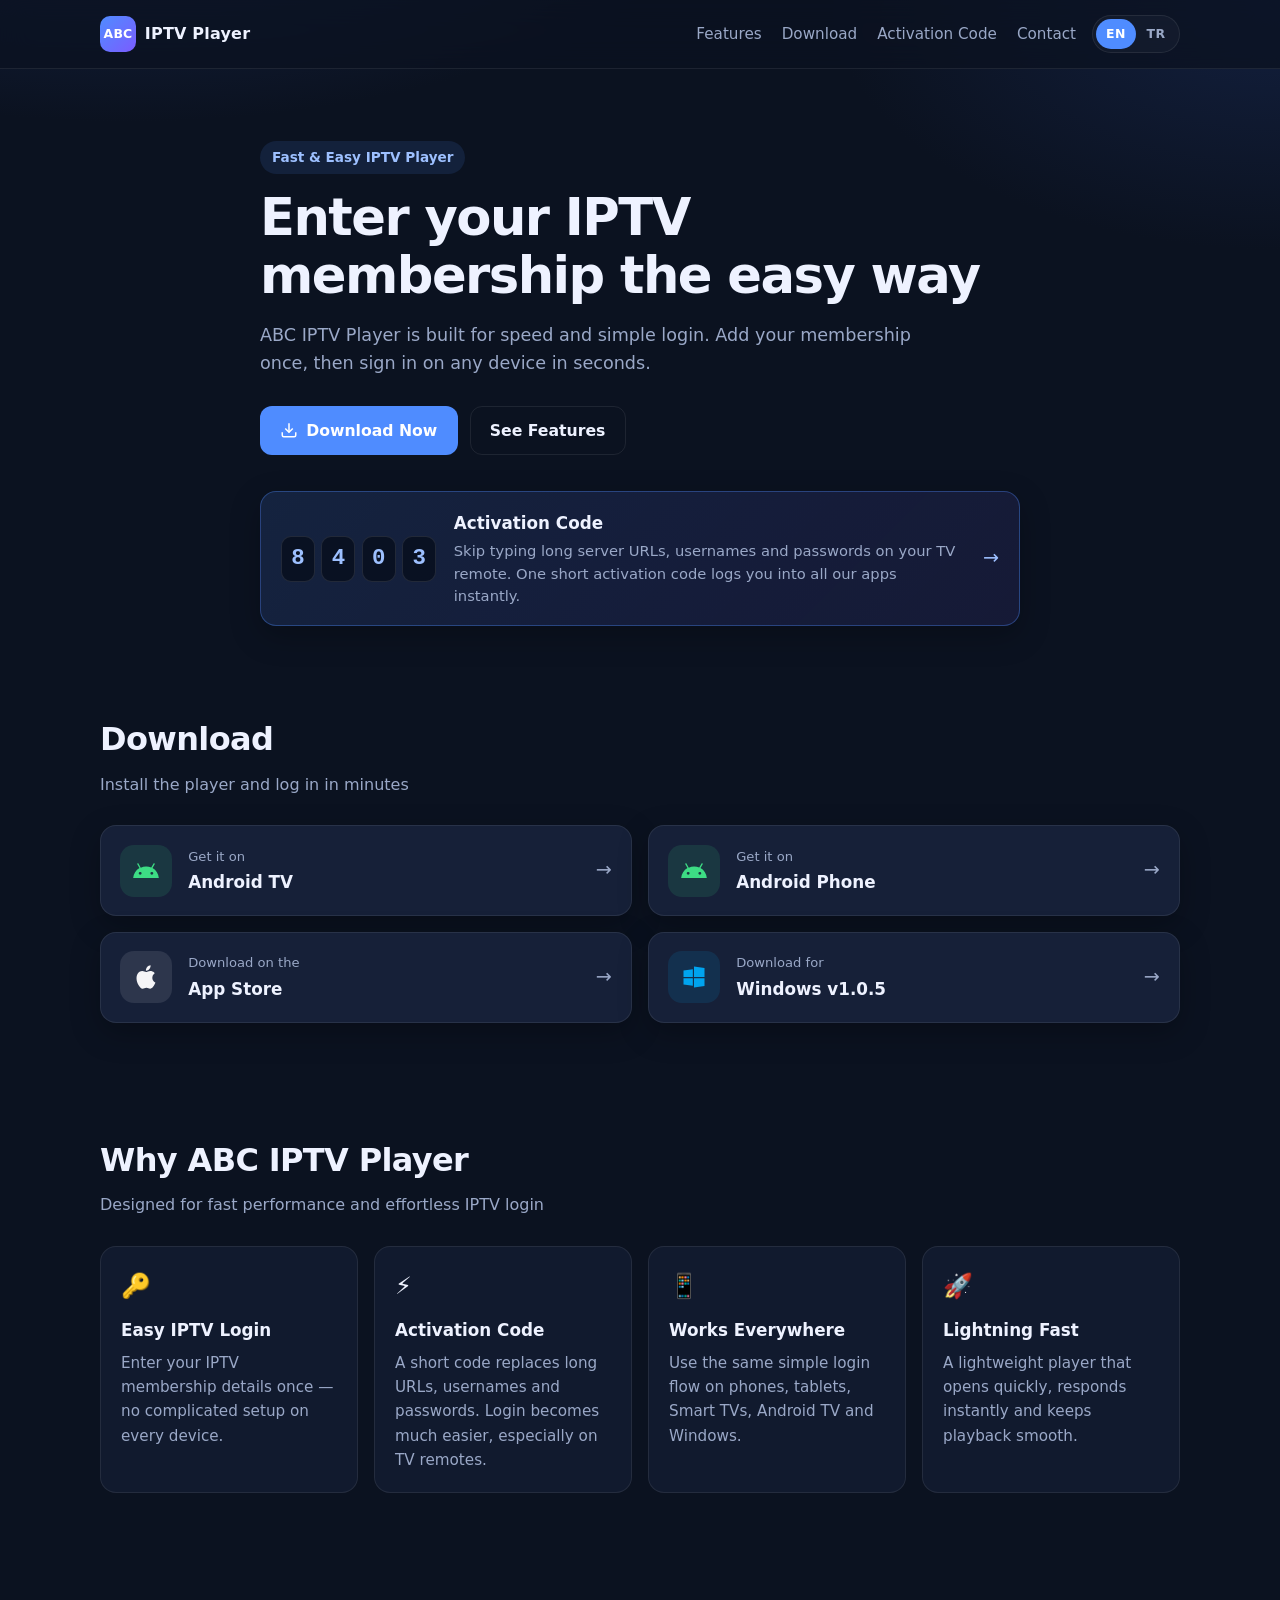
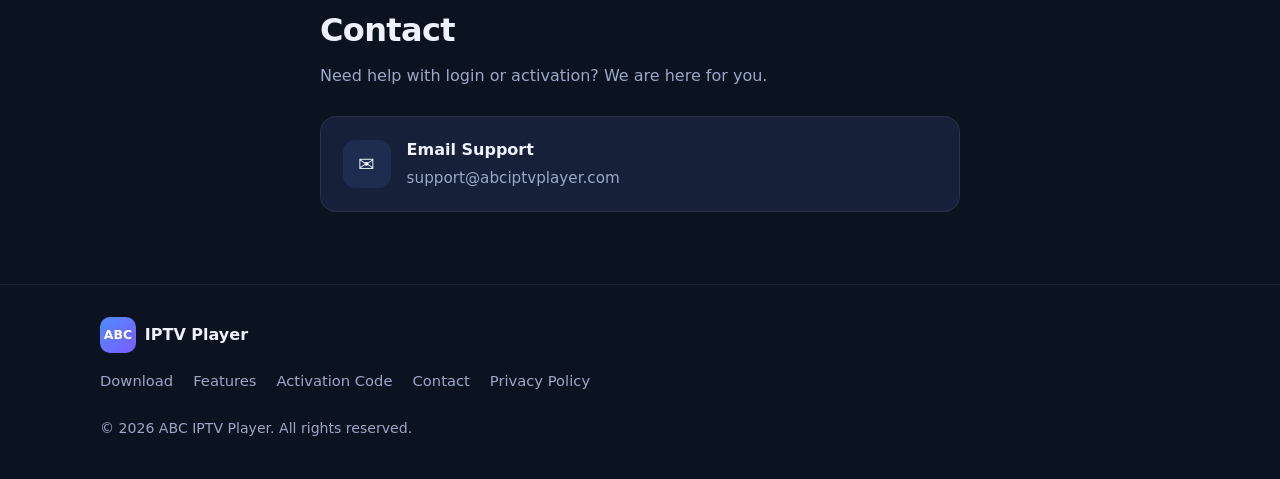
<file: index.html>
<!DOCTYPE html>
<html lang="en">
<head>
  <!-- Google tag (gtag.js) -->
  <script async src="https://www.googletagmanager.com/gtag/js?id=G-W8WL1511GT"></script>
  <script>
    window.dataLayer = window.dataLayer || [];
    function gtag(){dataLayer.push(arguments);}
    gtag('js', new Date());
    gtag('config', 'G-W8WL1511GT');
  </script>

  <meta charset="UTF-8">
  <meta name="viewport" content="width=device-width, initial-scale=1.0">
  <title>ABC IPTV Player - Easy IPTV Login</title>
  <meta name="description" content="ABC IPTV Player makes IPTV membership login simple and fast. Use an activation code — no long URL, username or password typing on your TV.">
  <meta name="keywords" content="ABC IPTV Player, IPTV player, IPTV login, activation code, Android IPTV, iOS IPTV, Windows IPTV">
  <meta name="robots" content="index, follow">
  <meta name="author" content="ABC IPTV Player">
  <link rel="canonical" href="https://abciptvplayer.com/">
  <link rel="alternate" hreflang="en" href="https://abciptvplayer.com/">
  <link rel="alternate" hreflang="tr" href="https://abciptvplayer.com/">
  <link rel="alternate" hreflang="x-default" href="https://abciptvplayer.com/">

  <!-- Open Graph -->
  <meta property="og:type" content="website">
  <meta property="og:url" content="https://abciptvplayer.com/">
  <meta property="og:title" content="ABC IPTV Player - Easy IPTV Login">
  <meta property="og:description" content="Log into your IPTV membership fast and easily. Activation codes remove long URL, username and password typing.">
  <meta property="og:site_name" content="ABC IPTV Player">
  <meta property="og:locale" content="en_US">
  <meta property="og:locale:alternate" content="tr_TR">

  <!-- Twitter -->
  <meta name="twitter:card" content="summary_large_image">
  <meta name="twitter:title" content="ABC IPTV Player - Easy IPTV Login">
  <meta name="twitter:description" content="A fast IPTV player with activation-code login. Enter your membership the easy way.">

  <link rel="icon" href="favicon.svg" type="image/svg+xml">
  <link rel="stylesheet" href="styles.css">

  <!-- JSON-LD Structured Data -->
  <script type="application/ld+json">
  {
    "@context": "https://schema.org",
    "@type": "SoftwareApplication",
    "name": "ABC IPTV Player",
    "operatingSystem": "Android, iOS, Windows",
    "applicationCategory": "MultimediaApplication",
    "offers": {
      "@type": "Offer",
      "price": "0",
      "priceCurrency": "USD"
    },
    "description": "A fast IPTV player that makes membership login easy with activation codes.",
    "url": "https://abciptvplayer.com/",
    "publisher": {
      "@type": "Organization",
      "name": "ABC IPTV Player",
      "email": "support@abciptvplayer.com",
      "url": "https://abciptvplayer.com/"
    },
    "inLanguage": ["en", "tr"]
  }
  </script>
</head>
<body data-i18n-title="meta.title" data-i18n-desc="meta.description">
  <header class="header">
    <div class="container header-inner">
      <a href="/" class="logo" aria-label="ABC IPTV Player Home">
        <span class="logo-mark">ABC</span>
        <span class="logo-text">IPTV Player</span>
      </a>
      <div class="header-actions">
        <nav class="nav" id="nav">
          <a href="#features" data-i18n="nav.features">Features</a>
          <a href="#download" data-i18n="nav.download">Download</a>
          <a href="https://activation.abciptvplayer.com/" data-i18n="nav.activation">Activation Code</a>
          <a href="#contact" data-i18n="nav.contact">Contact</a>
        </nav>
        <div class="lang-switch" role="group" aria-label="Language">
          <button type="button" class="lang-btn is-active" data-lang="en" aria-pressed="true">EN</button>
          <button type="button" class="lang-btn" data-lang="tr" aria-pressed="false">TR</button>
        </div>
        <button class="menu-btn" id="menuBtn" data-i18n-aria="nav.menu" aria-label="Open menu" aria-expanded="false">
          <span></span><span></span><span></span>
        </button>
      </div>
    </div>
  </header>

  <main>
    <section class="hero">
      <div class="container hero-inner">
        <div class="hero-copy">
          <p class="eyebrow" data-i18n="hero.eyebrow">Fast &amp; Easy IPTV Player</p>
          <h1 data-i18n="hero.title">Enter your IPTV membership the easy way</h1>
          <p class="lead" data-i18n="hero.lead">ABC IPTV Player is built for speed and simple login. Add your membership once, then sign in on any device in seconds.</p>
          <div class="hero-actions">
            <a href="#download" class="btn btn-primary">
              <svg width="18" height="18" viewBox="0 0 24 24" fill="none" stroke="currentColor" stroke-width="2" aria-hidden="true"><path d="M21 15v4a2 2 0 0 1-2 2H5a2 2 0 0 1-2-2v-4"/><polyline points="7 10 12 15 17 10"/><line x1="12" y1="15" x2="12" y2="3"/></svg>
              <span data-i18n="hero.download">Download Now</span>
            </a>
            <a href="#features" class="btn btn-ghost" data-i18n="hero.features">See Features</a>
          </div>

          <a href="https://activation.abciptvplayer.com/" class="activation-cta" id="activationCta">
            <div class="ac-code" aria-hidden="true">
              <span class="ac-digit">0</span>
              <span class="ac-digit">0</span>
              <span class="ac-digit">0</span>
              <span class="ac-digit">0</span>
            </div>
            <div class="ac-text">
              <strong data-i18n="hero.acTitle">Activation Code</strong>
              <span data-i18n="hero.acText">Skip typing long server URLs, usernames and passwords on your TV remote. One short activation code logs you into all our apps instantly.</span>
            </div>
            <span class="ac-arrow" aria-hidden="true">→</span>
          </a>
        </div>
      </div>
    </section>

    <section id="download" class="section download">
      <div class="container">
        <div class="section-head">
          <h2 data-i18n="download.title">Download</h2>
          <p data-i18n="download.sub">Install the player and log in in minutes</p>
        </div>
        <div class="download-grid">
          <a class="dl-card" href="https://play.google.com/store/apps/details?id=com.abc_iptv_player" target="_blank" rel="noopener noreferrer">
            <div class="dl-icon android" aria-hidden="true">
              <svg viewBox="0 0 24 24" width="28" height="28" fill="currentColor"><path d="M17.6 9.48l1.84-3.18c.16-.31.08-.69-.23-.85-.31-.16-.69-.08-.85.23l-1.87 3.24A11.4 11.4 0 0 0 12 8.1c-1.55 0-3.01.39-4.49 1.02L5.64 5.68c-.16-.31-.54-.39-.85-.23-.31.16-.39.54-.23.85L6.4 9.48C3.3 11.25 1.28 14.44 1 18h22c-.28-3.56-2.3-6.75-5.4-8.52zM7 15.25a1.25 1.25 0 1 1 0-2.5 1.25 1.25 0 0 1 0 2.5zm10 0a1.25 1.25 0 1 1 0-2.5 1.25 1.25 0 0 1 0 2.5z"/></svg>
            </div>
            <div class="dl-meta">
              <span data-i18n="dl.getItOn">Get it on</span>
              <strong data-i18n="dl.androidTv">Android TV</strong>
            </div>
            <span class="dl-arrow" aria-hidden="true">→</span>
          </a>

          <a class="dl-card" href="https://play.google.com/store/apps/details?id=com.abc_iptv_player_v2" target="_blank" rel="noopener noreferrer">
            <div class="dl-icon android" aria-hidden="true">
              <svg viewBox="0 0 24 24" width="28" height="28" fill="currentColor"><path d="M17.6 9.48l1.84-3.18c.16-.31.08-.69-.23-.85-.31-.16-.69-.08-.85.23l-1.87 3.24A11.4 11.4 0 0 0 12 8.1c-1.55 0-3.01.39-4.49 1.02L5.64 5.68c-.16-.31-.54-.39-.85-.23-.31.16-.39.54-.23.85L6.4 9.48C3.3 11.25 1.28 14.44 1 18h22c-.28-3.56-2.3-6.75-5.4-8.52zM7 15.25a1.25 1.25 0 1 1 0-2.5 1.25 1.25 0 0 1 0 2.5zm10 0a1.25 1.25 0 1 1 0-2.5 1.25 1.25 0 0 1 0 2.5z"/></svg>
            </div>
            <div class="dl-meta">
              <span data-i18n="dl.getItOn">Get it on</span>
              <strong data-i18n="dl.androidPhone">Android Phone</strong>
            </div>
            <span class="dl-arrow" aria-hidden="true">→</span>
          </a>

          <a class="dl-card" href="https://apps.apple.com/us/app/abc-iptv-player/id6450634064" target="_blank" rel="noopener noreferrer">
            <div class="dl-icon apple" aria-hidden="true">
              <svg viewBox="0 0 24 24" width="28" height="28" fill="currentColor"><path d="M18.71 19.5c-.83 1.24-1.71 2.45-3.05 2.47-1.34.03-1.77-.79-3.29-.79-1.53 0-2 .77-3.27.82-1.31.05-2.3-1.32-3.14-2.53C4.25 17 2.94 12.45 4.7 9.39c.87-1.52 2.43-2.48 4.12-2.51 1.28-.02 2.5.87 3.29.87.78 0 2.26-1.07 3.81-.91.65.03 2.47.26 3.64 1.98-.09.06-2.17 1.28-2.15 3.81.03 3.02 2.65 4.03 2.68 4.04-.03.07-.42 1.44-1.38 2.83M13 3.5c.73-.83 1.94-1.46 2.94-1.5.13 1.17-.34 2.35-1.04 3.19-.69.85-1.83 1.51-2.95 1.42-.15-1.15.41-2.35 1.05-3.11z"/></svg>
            </div>
            <div class="dl-meta">
              <span data-i18n="dl.downloadOn">Download on the</span>
              <strong data-i18n="dl.appStore">App Store</strong>
            </div>
            <span class="dl-arrow" aria-hidden="true">→</span>
          </a>

          <a class="dl-card" href="https://hostergeredi.com/abcinstaller105.exe" download>
            <div class="dl-icon windows" aria-hidden="true">
              <svg viewBox="0 0 24 24" width="28" height="28" fill="currentColor"><path d="M3 12V6.5l8-1.1V12H3zm9 0h9V4.2L12 3v9zm-9 1h8v6.6l-8-1.1V13zm9 0h9v6.8L12 21v-8z"/></svg>
            </div>
            <div class="dl-meta">
              <span data-i18n="dl.downloadFor">Download for</span>
              <strong data-i18n="dl.windows">Windows v1.0.5</strong>
            </div>
            <span class="dl-arrow" aria-hidden="true">→</span>
          </a>
        </div>
      </div>
    </section>

    <section id="features" class="section features">
      <div class="container">
        <div class="section-head">
          <h2 data-i18n="features.title">Why ABC IPTV Player</h2>
          <p data-i18n="features.sub">Designed for fast performance and effortless IPTV login</p>
        </div>
        <div class="feature-grid">
          <article class="feature-card">
            <div class="feature-icon" aria-hidden="true">🔑</div>
            <h3 data-i18n="feat.live">Easy IPTV Login</h3>
            <p data-i18n="feat.liveText">Enter your IPTV membership details once — no complicated setup on every device.</p>
          </article>
          <article class="feature-card">
            <div class="feature-icon" aria-hidden="true">⚡</div>
            <h3 data-i18n="feat.movies">Activation Code</h3>
            <p data-i18n="feat.moviesText">A short code replaces long URLs, usernames and passwords. Login becomes much easier, especially on TV remotes.</p>
          </article>
          <article class="feature-card">
            <div class="feature-icon" aria-hidden="true">📱</div>
            <h3 data-i18n="feat.multi">Works Everywhere</h3>
            <p data-i18n="feat.multiText">Use the same simple login flow on phones, tablets, Smart TVs, Android TV and Windows.</p>
          </article>
          <article class="feature-card">
            <div class="feature-icon" aria-hidden="true">🚀</div>
            <h3 data-i18n="feat.fast">Lightning Fast</h3>
            <p data-i18n="feat.fastText">A lightweight player that opens quickly, responds instantly and keeps playback smooth.</p>
          </article>
        </div>
      </div>
    </section>

    <section id="contact" class="section contact">
      <div class="container contact-inner">
        <div class="section-head">
          <h2 data-i18n="contact.title">Contact</h2>
          <p data-i18n="contact.sub">Need help with login or activation? We are here for you.</p>
        </div>
        <a class="contact-card" href="mailto:support@abciptvplayer.com">
          <div class="contact-icon" aria-hidden="true">✉️</div>
          <div>
            <strong data-i18n="contact.email">Email Support</strong>
            <span>support@abciptvplayer.com</span>
          </div>
        </a>
      </div>
    </section>
  </main>

  <footer class="footer">
    <div class="container footer-inner">
      <div class="footer-brand">
        <span class="logo-mark">ABC</span>
        <span>IPTV Player</span>
      </div>
      <nav class="footer-nav">
        <a href="#download" data-i18n="nav.download">Download</a>
        <a href="#features" data-i18n="nav.features">Features</a>
        <a href="https://activation.abciptvplayer.com/" data-i18n="nav.activation">Activation Code</a>
        <a href="#contact" data-i18n="nav.contact">Contact</a>
        <a href="privacy.html" data-i18n="nav.privacy">Privacy Policy</a>
      </nav>
      <p class="copyright" data-i18n="footer.copy">&copy; 2026 ABC IPTV Player. All rights reserved.</p>
    </div>
  </footer>

  <script src="i18n.js"></script>
  <script src="script.js"></script>

  <!--Start of Tawk.to Script-->
  <script type="text/javascript">
  var Tawk_API=Tawk_API||{}, Tawk_LoadStart=new Date();
  (function(){
  var s1=document.createElement("script"),s0=document.getElementsByTagName("script")[0];
  s1.async=true;
  s1.src='https://embed.tawk.to/69734c2483e558197e0ea30a/1jfl62saf';
  s1.charset='UTF-8';
  s1.setAttribute('crossorigin','*');
  s0.parentNode.insertBefore(s1,s0);
  })();
  </script>
  <!--End of Tawk.to Script-->
</body>
</html>
</file>
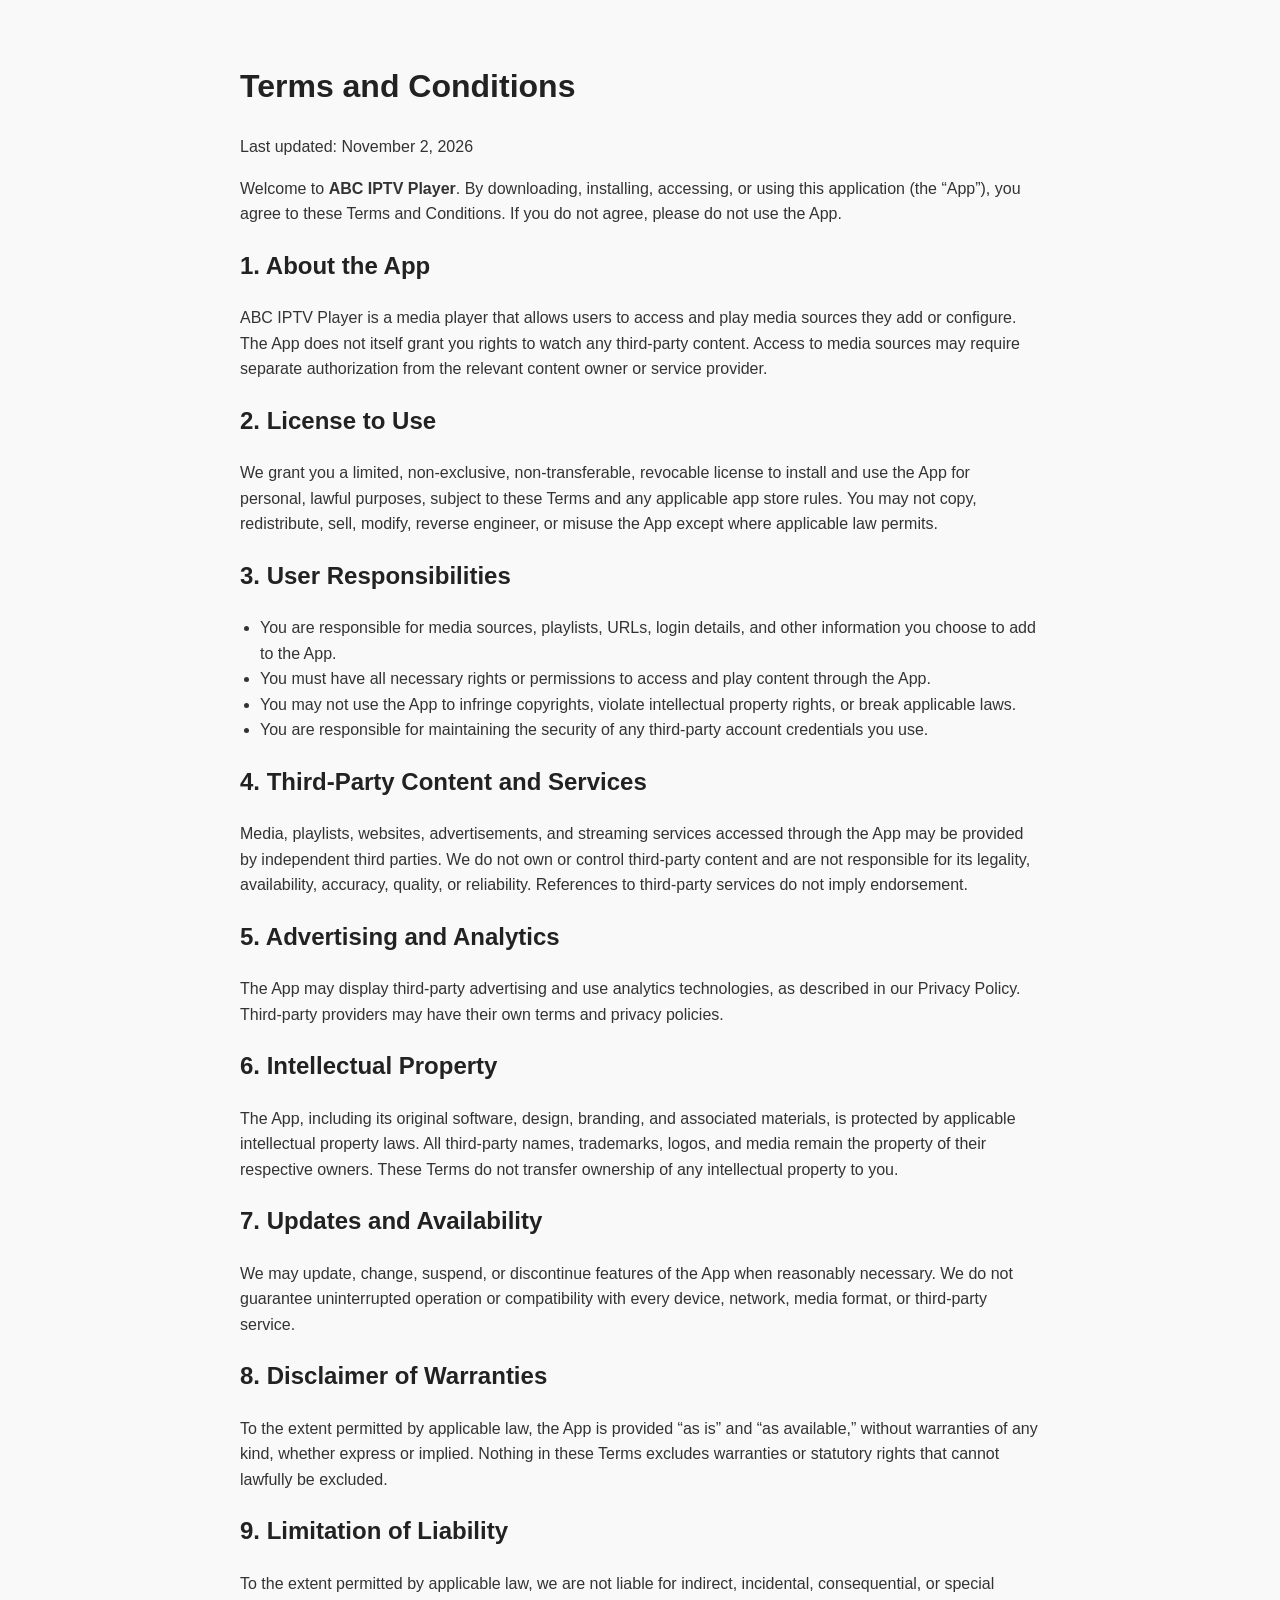
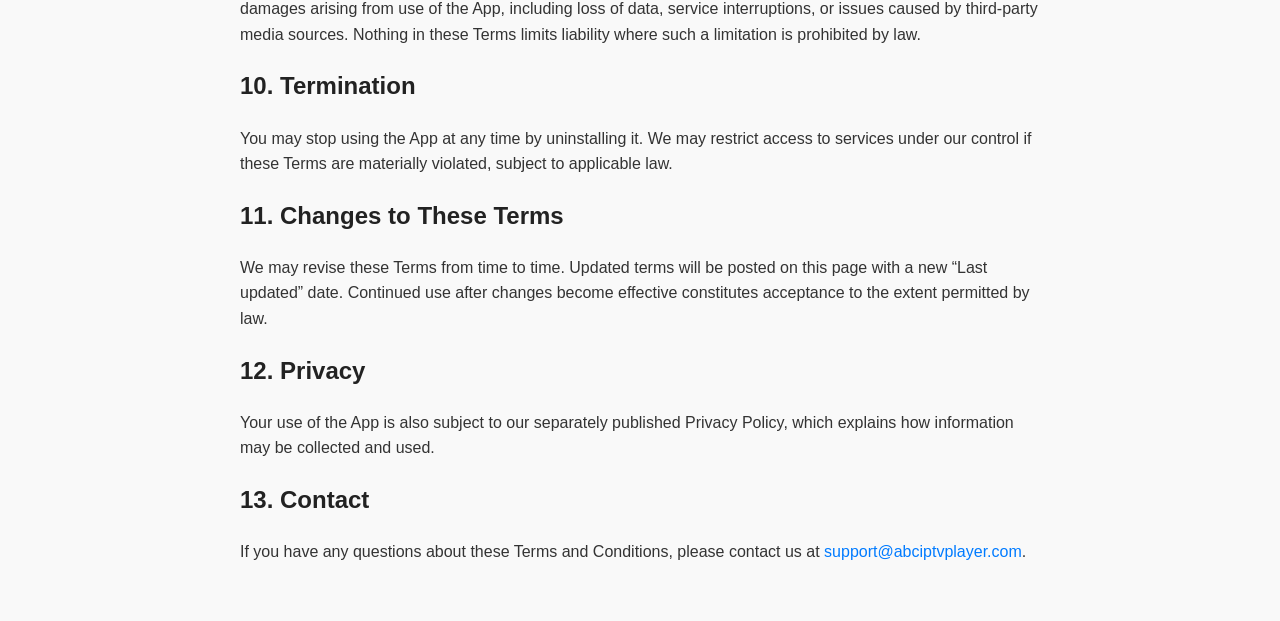
<file: abc-iptv-player-terms.html>
<!DOCTYPE html>
<html lang="en">
<head>
    <meta charset="UTF-8">
    <meta name="viewport" content="width=device-width, initial-scale=1.0">
    <meta name="description" content="Terms and Conditions for ABC IPTV Player">
    <title>Terms and Conditions - ABC IPTV Player</title>
    <style>
        body {
            font-family: Arial, sans-serif;
            background-color: #f9f9f9;
            color: #333;
            padding: 40px;
            max-width: 800px;
            margin: auto;
            line-height: 1.6;
        }
        h1, h2, h3 { color: #222; }
        a { color: #007BFF; text-decoration: none; }
        a:hover { text-decoration: underline; }
        ul { padding-left: 20px; }
        @media (max-width: 600px) { body { padding: 20px; } }
    </style>
</head>
<body>
    <h1>Terms and Conditions</h1>
    <p>Last updated: November 2, 2026</p>
    <p>Welcome to <strong>ABC IPTV Player</strong>. By downloading, installing, accessing, or using this application (the “App”), you agree to these Terms and Conditions. If you do not agree, please do not use the App.</p>

    <h2>1. About the App</h2>
    <p>ABC IPTV Player is a media player that allows users to access and play media sources they add or configure. The App does not itself grant you rights to watch any third-party content. Access to media sources may require separate authorization from the relevant content owner or service provider.</p>

    <h2>2. License to Use</h2>
    <p>We grant you a limited, non-exclusive, non-transferable, revocable license to install and use the App for personal, lawful purposes, subject to these Terms and any applicable app store rules. You may not copy, redistribute, sell, modify, reverse engineer, or misuse the App except where applicable law permits.</p>

    <h2>3. User Responsibilities</h2>
    <ul>
        <li>You are responsible for media sources, playlists, URLs, login details, and other information you choose to add to the App.</li>
        <li>You must have all necessary rights or permissions to access and play content through the App.</li>
        <li>You may not use the App to infringe copyrights, violate intellectual property rights, or break applicable laws.</li>
        <li>You are responsible for maintaining the security of any third-party account credentials you use.</li>
    </ul>

    <h2>4. Third-Party Content and Services</h2>
    <p>Media, playlists, websites, advertisements, and streaming services accessed through the App may be provided by independent third parties. We do not own or control third-party content and are not responsible for its legality, availability, accuracy, quality, or reliability. References to third-party services do not imply endorsement.</p>

    <h2>5. Advertising and Analytics</h2>
    <p>The App may display third-party advertising and use analytics technologies, as described in our Privacy Policy. Third-party providers may have their own terms and privacy policies.</p>

    <h2>6. Intellectual Property</h2>
    <p>The App, including its original software, design, branding, and associated materials, is protected by applicable intellectual property laws. All third-party names, trademarks, logos, and media remain the property of their respective owners. These Terms do not transfer ownership of any intellectual property to you.</p>

    <h2>7. Updates and Availability</h2>
    <p>We may update, change, suspend, or discontinue features of the App when reasonably necessary. We do not guarantee uninterrupted operation or compatibility with every device, network, media format, or third-party service.</p>

    <h2>8. Disclaimer of Warranties</h2>
    <p>To the extent permitted by applicable law, the App is provided “as is” and “as available,” without warranties of any kind, whether express or implied. Nothing in these Terms excludes warranties or statutory rights that cannot lawfully be excluded.</p>

    <h2>9. Limitation of Liability</h2>
    <p>To the extent permitted by applicable law, we are not liable for indirect, incidental, consequential, or special damages arising from use of the App, including loss of data, service interruptions, or issues caused by third-party media sources. Nothing in these Terms limits liability where such a limitation is prohibited by law.</p>

    <h2>10. Termination</h2>
    <p>You may stop using the App at any time by uninstalling it. We may restrict access to services under our control if these Terms are materially violated, subject to applicable law.</p>

    <h2>11. Changes to These Terms</h2>
    <p>We may revise these Terms from time to time. Updated terms will be posted on this page with a new “Last updated” date. Continued use after changes become effective constitutes acceptance to the extent permitted by law.</p>

    <h2>12. Privacy</h2>
    <p>Your use of the App is also subject to our separately published Privacy Policy, which explains how information may be collected and used.</p>

    <h2>13. Contact</h2>
    <p>If you have any questions about these Terms and Conditions, please contact us at <a href="mailto:support@abciptvplayer.com">support@abciptvplayer.com</a>.</p>
</body>
</html>
</file>
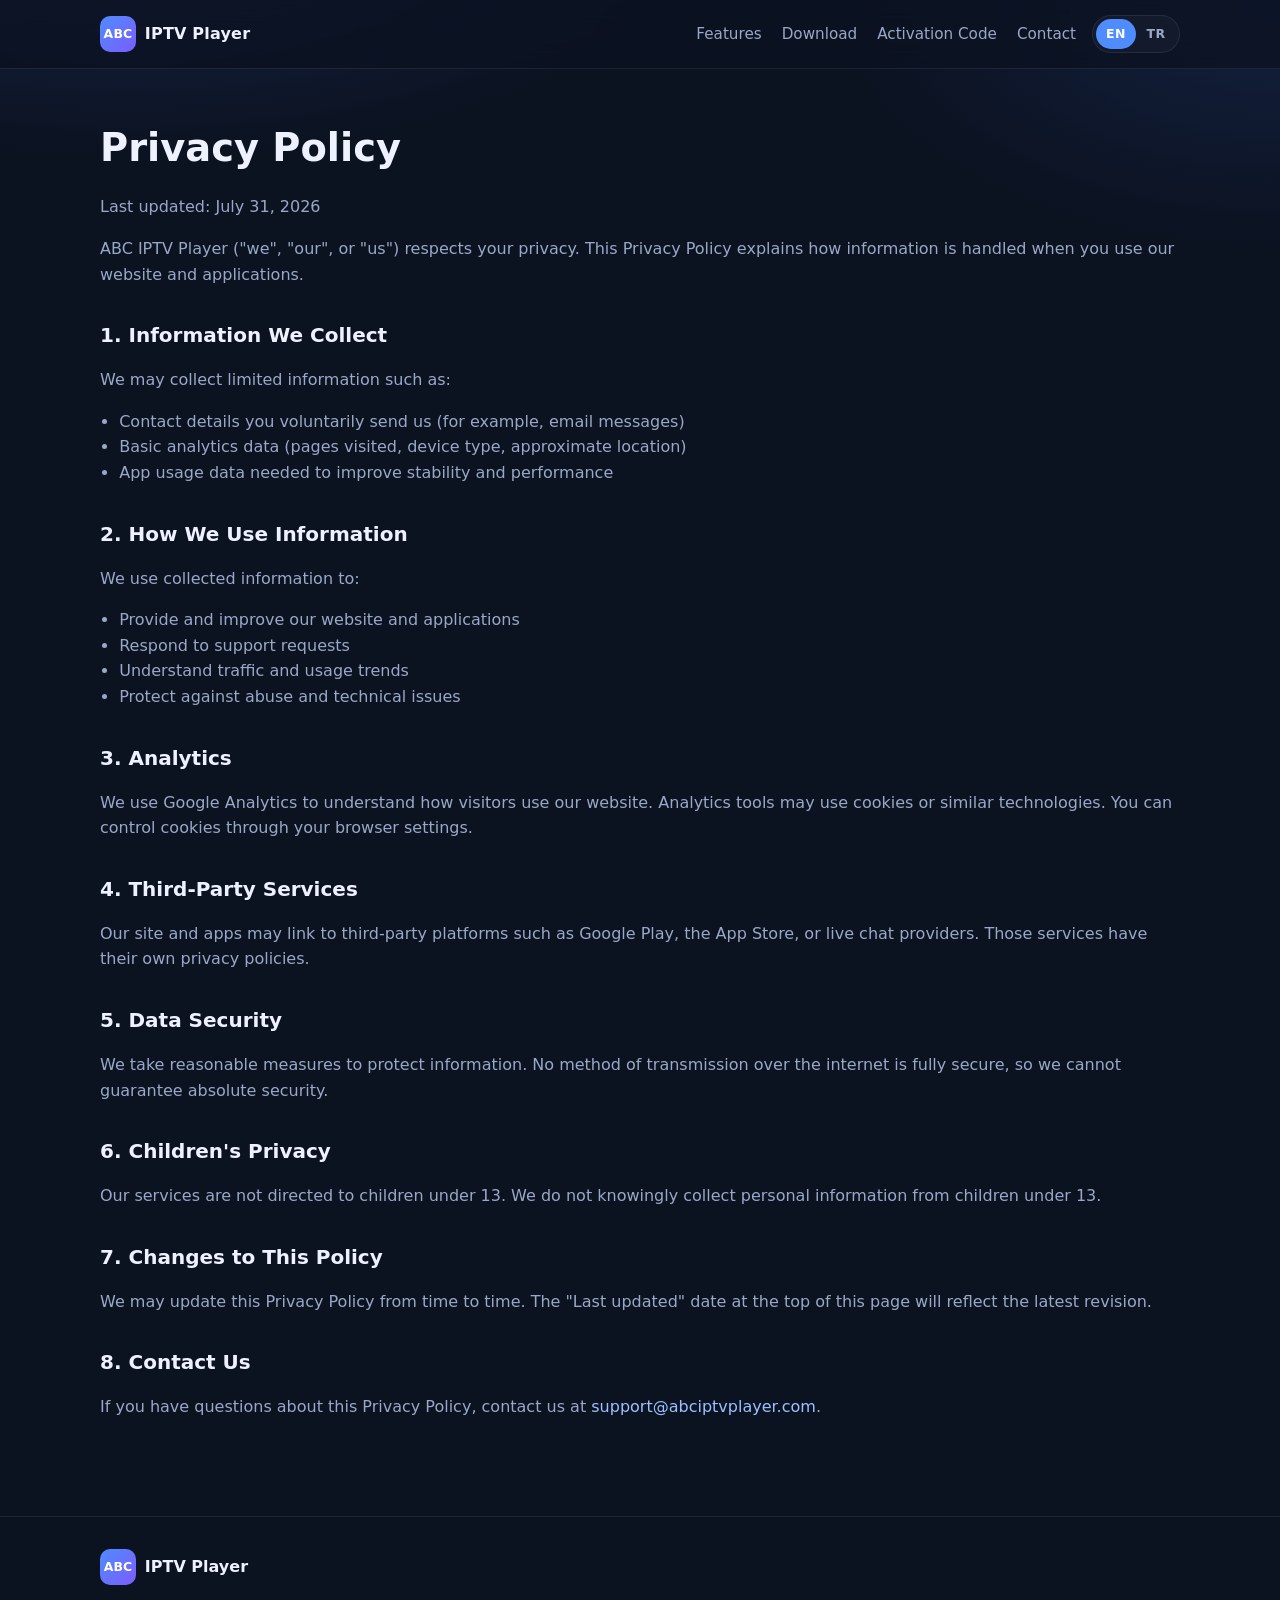
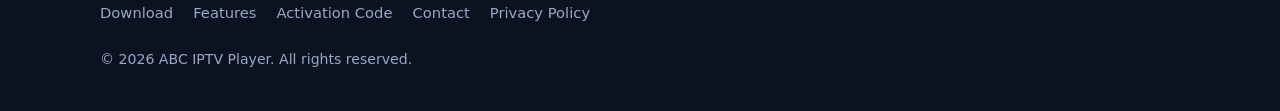
<file: privacy.html>
<!DOCTYPE html>
<html lang="en">
<head>
  <script async src="https://www.googletagmanager.com/gtag/js?id=G-W8WL1511GT"></script>
  <script>
    window.dataLayer = window.dataLayer || [];
    function gtag(){dataLayer.push(arguments);}
    gtag('js', new Date());
    gtag('config', 'G-W8WL1511GT');
  </script>

  <meta charset="UTF-8">
  <meta name="viewport" content="width=device-width, initial-scale=1.0">
  <title>Privacy Policy - ABC IPTV Player</title>
  <meta name="description" content="Privacy Policy for ABC IPTV Player. Learn how we collect, use and protect your information.">
  <meta name="robots" content="index, follow">
  <link rel="canonical" href="https://abciptvplayer.com/privacy.html">
  <link rel="icon" href="favicon.svg" type="image/svg+xml">
  <link rel="stylesheet" href="styles.css">
</head>
<body data-i18n-title="privacy.metaTitle" data-i18n-desc="privacy.metaDesc">
  <header class="header">
    <div class="container header-inner">
      <a href="/" class="logo" aria-label="ABC IPTV Player Home">
        <span class="logo-mark">ABC</span>
        <span class="logo-text">IPTV Player</span>
      </a>
      <div class="header-actions">
        <nav class="nav" id="nav">
          <a href="/#features" data-i18n="nav.features">Features</a>
          <a href="/#download" data-i18n="nav.download">Download</a>
          <a href="https://activation.abciptvplayer.com/" data-i18n="nav.activation">Activation Code</a>
          <a href="/#contact" data-i18n="nav.contact">Contact</a>
        </nav>
        <div class="lang-switch" role="group" aria-label="Language">
          <button type="button" class="lang-btn is-active" data-lang="en" aria-pressed="true">EN</button>
          <button type="button" class="lang-btn" data-lang="tr" aria-pressed="false">TR</button>
        </div>
        <button class="menu-btn" id="menuBtn" data-i18n-aria="nav.menu" aria-label="Open menu" aria-expanded="false">
          <span></span><span></span><span></span>
        </button>
      </div>
    </div>
  </header>

  <main class="page">
    <div class="container">
      <h1 data-i18n="privacy.title">Privacy Policy</h1>
      <p data-i18n="privacy.updated">Last updated: July 31, 2026</p>

      <p data-i18n="privacy.intro">
        ABC IPTV Player ("we", "our", or "us") respects your privacy. This Privacy Policy explains
        how information is handled when you use our website and applications.
      </p>

      <h2 data-i18n="privacy.h1">1. Information We Collect</h2>
      <p data-i18n="privacy.p1">We may collect limited information such as:</p>
      <ul>
        <li data-i18n="privacy.li1">Contact details you voluntarily send us (for example, email messages)</li>
        <li data-i18n="privacy.li2">Basic analytics data (pages visited, device type, approximate location)</li>
        <li data-i18n="privacy.li3">App usage data needed to improve stability and performance</li>
      </ul>

      <h2 data-i18n="privacy.h2">2. How We Use Information</h2>
      <p data-i18n="privacy.p2">We use collected information to:</p>
      <ul>
        <li data-i18n="privacy.li4">Provide and improve our website and applications</li>
        <li data-i18n="privacy.li5">Respond to support requests</li>
        <li data-i18n="privacy.li6">Understand traffic and usage trends</li>
        <li data-i18n="privacy.li7">Protect against abuse and technical issues</li>
      </ul>

      <h2 data-i18n="privacy.h3">3. Analytics</h2>
      <p data-i18n="privacy.p3">
        We use Google Analytics to understand how visitors use our website.
        Analytics tools may use cookies or similar technologies. You can control cookies
        through your browser settings.
      </p>

      <h2 data-i18n="privacy.h4">4. Third-Party Services</h2>
      <p data-i18n="privacy.p4">
        Our site and apps may link to third-party platforms such as Google Play, the App Store,
        or live chat providers. Those services have their own privacy policies.
      </p>

      <h2 data-i18n="privacy.h5">5. Data Security</h2>
      <p data-i18n="privacy.p5">
        We take reasonable measures to protect information. No method of transmission over the
        internet is fully secure, so we cannot guarantee absolute security.
      </p>

      <h2 data-i18n="privacy.h6">6. Children's Privacy</h2>
      <p data-i18n="privacy.p6">
        Our services are not directed to children under 13. We do not knowingly collect personal
        information from children under 13.
      </p>

      <h2 data-i18n="privacy.h7">7. Changes to This Policy</h2>
      <p data-i18n="privacy.p7">
        We may update this Privacy Policy from time to time. The "Last updated" date at the top
        of this page will reflect the latest revision.
      </p>

      <h2 data-i18n="privacy.h8">8. Contact Us</h2>
      <p>
        <span data-i18n="privacy.p8">If you have questions about this Privacy Policy, contact us at</span>
        <a href="mailto:support@abciptvplayer.com">support@abciptvplayer.com</a>.
      </p>
    </div>
  </main>

  <footer class="footer">
    <div class="container footer-inner">
      <div class="footer-brand">
        <span class="logo-mark">ABC</span>
        <span>IPTV Player</span>
      </div>
      <nav class="footer-nav">
        <a href="/#download" data-i18n="nav.download">Download</a>
        <a href="/#features" data-i18n="nav.features">Features</a>
        <a href="https://activation.abciptvplayer.com/" data-i18n="nav.activation">Activation Code</a>
        <a href="/#contact" data-i18n="nav.contact">Contact</a>
        <a href="privacy.html" data-i18n="nav.privacy">Privacy Policy</a>
      </nav>
      <p class="copyright" data-i18n="footer.copy">&copy; 2026 ABC IPTV Player. All rights reserved.</p>
    </div>
  </footer>

  <script src="i18n.js"></script>
  <script src="script.js"></script>
</body>
</html>
</file>
<file: styles.css>
:root {
  --bg: #0b1220;
  --bg-soft: #111a2e;
  --card: #162038;
  --card-hover: #1c2944;
  --text: #eef2ff;
  --muted: #9aa8c7;
  --line: rgba(255, 255, 255, 0.08);
  --primary: #4f8cff;
  --primary-hover: #3b78ef;
  --android: #3ddc84;
  --apple: #f5f5f7;
  --windows: #00a4ef;
  --radius: 16px;
  --shadow: 0 10px 30px rgba(0, 0, 0, 0.25);
  --max: 1080px;
}

*,
*::before,
*::after {
  box-sizing: border-box;
}

html {
  scroll-behavior: smooth;
}

body {
  margin: 0;
  font-family: Inter, system-ui, -apple-system, BlinkMacSystemFont, "Segoe UI", Roboto, sans-serif;
  background: radial-gradient(1200px 600px at 10% -10%, #1a2b55 0%, transparent 55%),
              radial-gradient(900px 500px at 100% 0%, #13203f 0%, transparent 50%),
              var(--bg);
  color: var(--text);
  line-height: 1.6;
  min-height: 100vh;
}

img {
  max-width: 100%;
  display: block;
}

a {
  color: inherit;
  text-decoration: none;
}

.container {
  width: min(100% - 2rem, var(--max));
  margin-inline: auto;
}

/* Header */
.header {
  position: sticky;
  top: 0;
  z-index: 50;
  backdrop-filter: blur(14px);
  background: rgba(11, 18, 32, 0.75);
  border-bottom: 1px solid var(--line);
}

.header-inner {
  display: flex;
  align-items: center;
  justify-content: space-between;
  min-height: 68px;
  gap: 1rem;
}

.logo {
  display: inline-flex;
  align-items: center;
  gap: 0.55rem;
  font-weight: 700;
  letter-spacing: 0.2px;
}

.logo-mark {
  display: inline-grid;
  place-items: center;
  width: 36px;
  height: 36px;
  border-radius: 10px;
  background: linear-gradient(135deg, #4f8cff, #7b5cff);
  color: white;
  font-size: 0.78rem;
  font-weight: 800;
}

.logo-text {
  font-size: 1rem;
}

.header-actions {
  display: flex;
  align-items: center;
  gap: 1rem;
}

.nav {
  display: flex;
  gap: 1.25rem;
}

.nav a {
  color: var(--muted);
  font-size: 0.95rem;
  font-weight: 500;
  transition: color 0.2s ease;
}

.nav a:hover {
  color: var(--text);
}

.lang-switch {
  display: inline-flex;
  align-items: center;
  padding: 3px;
  border: 1px solid var(--line);
  border-radius: 999px;
  background: rgba(255, 255, 255, 0.03);
  flex-shrink: 0;
}

.lang-btn {
  appearance: none;
  border: 0;
  background: transparent;
  color: var(--muted);
  font: inherit;
  font-size: 0.78rem;
  font-weight: 700;
  letter-spacing: 0.04em;
  min-width: 40px;
  height: 30px;
  border-radius: 999px;
  cursor: pointer;
  transition: background 0.2s ease, color 0.2s ease;
}

.lang-btn:hover {
  color: var(--text);
}

.lang-btn.is-active {
  background: var(--primary);
  color: #fff;
}

.menu-btn {
  display: none;
  width: 42px;
  height: 42px;
  border: 1px solid var(--line);
  border-radius: 10px;
  background: transparent;
  padding: 0;
  cursor: pointer;
  align-items: center;
  justify-content: center;
  flex-direction: column;
  gap: 5px;
}

.menu-btn span {
  display: block;
  width: 18px;
  height: 2px;
  background: var(--text);
  border-radius: 2px;
}

/* Hero */
.hero {
  padding: 4.5rem 0 2rem;
}

.hero-inner {
  max-width: 760px;
}

.eyebrow {
  display: inline-block;
  margin: 0 0 0.85rem;
  padding: 0.35rem 0.75rem;
  border-radius: 999px;
  background: rgba(79, 140, 255, 0.12);
  color: #9dc0ff;
  font-size: 0.85rem;
  font-weight: 600;
}

.hero h1 {
  margin: 0 0 1rem;
  font-size: clamp(2rem, 5vw, 3.2rem);
  line-height: 1.15;
  letter-spacing: -0.03em;
}

.lead {
  margin: 0 0 1.75rem;
  color: var(--muted);
  font-size: 1.1rem;
  max-width: 42rem;
}

.hero-actions {
  display: flex;
  flex-wrap: wrap;
  gap: 0.75rem;
}

.btn {
  display: inline-flex;
  align-items: center;
  justify-content: center;
  gap: 0.5rem;
  min-height: 48px;
  padding: 0.7rem 1.2rem;
  border-radius: 12px;
  font-weight: 600;
  font-size: 0.98rem;
  border: 1px solid transparent;
  transition: transform 0.15s ease, background 0.2s ease, border-color 0.2s ease;
}

.btn:hover {
  transform: translateY(-1px);
}

.btn-primary {
  background: var(--primary);
  color: white;
}

.btn-primary:hover {
  background: var(--primary-hover);
}

.btn-ghost {
  background: transparent;
  border-color: var(--line);
  color: var(--text);
}

.btn-ghost:hover {
  background: rgba(255, 255, 255, 0.04);
}

/* Activation CTA */
.activation-cta {
  display: flex;
  align-items: center;
  gap: 1.1rem;
  margin-top: 2.25rem;
  padding: 1.15rem 1.25rem;
  background: linear-gradient(135deg, rgba(79, 140, 255, 0.14), rgba(123, 92, 255, 0.1));
  border: 1px solid rgba(79, 140, 255, 0.35);
  border-radius: var(--radius);
  box-shadow: var(--shadow);
  transition: transform 0.15s ease, border-color 0.2s ease, box-shadow 0.2s ease;
}

.activation-cta:hover {
  transform: translateY(-2px);
  border-color: rgba(123, 92, 255, 0.6);
  box-shadow: 0 14px 34px rgba(79, 140, 255, 0.22);
}

.ac-code {
  display: flex;
  gap: 0.4rem;
  flex-shrink: 0;
}

.ac-digit {
  width: 34px;
  height: 46px;
  display: grid;
  place-items: center;
  border-radius: 10px;
  background: rgba(6, 12, 26, 0.75);
  border: 1px solid rgba(255, 255, 255, 0.1);
  font-family: ui-monospace, SFMono-Regular, "SF Mono", Menlo, Consolas, monospace;
  font-size: 1.4rem;
  font-weight: 700;
  color: #9dc0ff;
  overflow: hidden;
}

.ac-digit.roll {
  animation: digitRoll 0.32s ease;
}

@keyframes digitRoll {
  0% {
    transform: translateY(-70%);
    opacity: 0;
    filter: blur(3px);
  }
  60% {
    filter: blur(0);
  }
  100% {
    transform: translateY(0);
    opacity: 1;
    filter: blur(0);
  }
}

.ac-text {
  display: flex;
  flex-direction: column;
  gap: 0.2rem;
  min-width: 0;
  flex: 1;
}

.ac-text strong {
  font-size: 1.05rem;
}

.ac-text span {
  color: var(--muted);
  font-size: 0.92rem;
  line-height: 1.5;
}

.ac-arrow {
  color: #9dc0ff;
  font-size: 1.2rem;
  transition: transform 0.2s ease;
}

.activation-cta:hover .ac-arrow {
  transform: translateX(4px);
}

@media (prefers-reduced-motion: reduce) {
  .ac-digit.roll {
    animation: none;
  }
}

/* Sections */
.section {
  padding: 3.5rem 0;
}

.section-head {
  margin-bottom: 1.75rem;
}

.section-head h2 {
  margin: 0 0 0.4rem;
  font-size: clamp(1.6rem, 3vw, 2rem);
  letter-spacing: -0.02em;
}

.section-head p {
  margin: 0;
  color: var(--muted);
}

/* Download */
.download-grid {
  display: grid;
  grid-template-columns: repeat(2, minmax(0, 1fr));
  gap: 1rem;
}

.dl-card {
  display: flex;
  align-items: center;
  gap: 1rem;
  padding: 1.15rem 1.2rem;
  background: var(--card);
  border: 1px solid var(--line);
  border-radius: var(--radius);
  box-shadow: var(--shadow);
  transition: background 0.2s ease, transform 0.15s ease, border-color 0.2s ease;
}

.dl-card:hover {
  background: var(--card-hover);
  transform: translateY(-2px);
  border-color: rgba(79, 140, 255, 0.35);
}

.dl-icon {
  width: 52px;
  height: 52px;
  border-radius: 14px;
  display: grid;
  place-items: center;
  flex-shrink: 0;
}

.dl-icon.android {
  background: rgba(61, 220, 132, 0.12);
  color: var(--android);
}

.dl-icon.apple {
  background: rgba(245, 245, 247, 0.1);
  color: var(--apple);
}

.dl-icon.windows {
  background: rgba(0, 164, 239, 0.12);
  color: var(--windows);
}

.dl-meta {
  display: flex;
  flex-direction: column;
  gap: 0.15rem;
  min-width: 0;
  flex: 1;
}

.dl-meta span {
  color: var(--muted);
  font-size: 0.82rem;
}

.dl-meta strong {
  font-size: 1.05rem;
  font-weight: 700;
}

.dl-arrow {
  color: var(--muted);
  font-size: 1.2rem;
  transition: transform 0.2s ease, color 0.2s ease;
}

.dl-card:hover .dl-arrow {
  color: var(--text);
  transform: translateX(3px);
}

/* Features */
.feature-grid {
  display: grid;
  grid-template-columns: repeat(4, minmax(0, 1fr));
  gap: 1rem;
}

.feature-card {
  background: var(--bg-soft);
  border: 1px solid var(--line);
  border-radius: var(--radius);
  padding: 1.25rem;
}

.feature-icon {
  font-size: 1.5rem;
  margin-bottom: 0.7rem;
}

.feature-card h3 {
  margin: 0 0 0.45rem;
  font-size: 1.05rem;
}

.feature-card p {
  margin: 0;
  color: var(--muted);
  font-size: 0.95rem;
}

/* Contact */
.contact-inner {
  max-width: 640px;
}

.contact-card {
  display: flex;
  align-items: center;
  gap: 1rem;
  padding: 1.25rem 1.35rem;
  background: var(--card);
  border: 1px solid var(--line);
  border-radius: var(--radius);
  transition: background 0.2s ease, border-color 0.2s ease;
}

.contact-card:hover {
  background: var(--card-hover);
  border-color: rgba(79, 140, 255, 0.35);
}

.contact-icon {
  width: 48px;
  height: 48px;
  border-radius: 12px;
  display: grid;
  place-items: center;
  background: rgba(79, 140, 255, 0.12);
  font-size: 1.25rem;
}

.contact-card strong {
  display: block;
  margin-bottom: 0.15rem;
}

.contact-card span {
  color: var(--muted);
  font-size: 0.95rem;
}

/* Footer */
.footer {
  border-top: 1px solid var(--line);
  padding: 2rem 0 2.5rem;
  margin-top: 1rem;
}

.footer-inner {
  display: grid;
  gap: 1rem;
}

.footer-brand {
  display: inline-flex;
  align-items: center;
  gap: 0.55rem;
  font-weight: 600;
}

.footer-nav {
  display: flex;
  flex-wrap: wrap;
  gap: 0.85rem 1.25rem;
}

.footer-nav a {
  color: var(--muted);
  font-size: 0.92rem;
}

.footer-nav a:hover {
  color: var(--text);
}

.copyright {
  margin: 0.5rem 0 0;
  color: var(--muted);
  font-size: 0.88rem;
}

/* Privacy page */
.page {
  padding: 3rem 0 4rem;
}

.page h1 {
  margin: 0 0 1rem;
  font-size: clamp(1.8rem, 4vw, 2.4rem);
}

.page h2 {
  margin: 2rem 0 0.75rem;
  font-size: 1.25rem;
}

.page p,
.page li {
  color: var(--muted);
}

.page ul {
  padding-left: 1.2rem;
}

.page a {
  color: #9dc0ff;
}

/* Activation page */
.activation-page {
  max-width: 780px;
}

.activation-steps {
  display: grid;
  grid-template-columns: repeat(3, minmax(0, 1fr));
  gap: 1rem;
  margin: 2.5rem 0;
}

.step {
  background: var(--bg-soft);
  border: 1px solid var(--line);
  border-radius: var(--radius);
  padding: 1.25rem;
}

.step-num {
  display: grid;
  place-items: center;
  width: 32px;
  height: 32px;
  margin-bottom: 0.75rem;
  border-radius: 50%;
  background: rgba(79, 140, 255, 0.15);
  color: #9dc0ff;
  font-weight: 700;
  font-size: 0.9rem;
}

.step h2 {
  margin: 0 0 0.35rem;
  font-size: 1.02rem;
  color: var(--text);
}

.step p {
  margin: 0;
  color: var(--muted);
  font-size: 0.93rem;
}

.activation-form-wrap {
  background: var(--card);
  border: 1px solid var(--line);
  border-radius: var(--radius);
  padding: 1.5rem;
  box-shadow: var(--shadow);
}

.activation-form-wrap h2 {
  margin: 0 0 1.25rem;
  font-size: 1.2rem;
  color: var(--text);
}

.activation-form {
  display: grid;
  gap: 1rem;
}

.field {
  display: grid;
  gap: 0.4rem;
}

.field label {
  font-size: 0.9rem;
  font-weight: 600;
  color: var(--text);
}

.field .optional {
  color: var(--muted);
  font-weight: 400;
}

.field input {
  width: 100%;
  min-height: 48px;
  padding: 0.7rem 0.9rem;
  border-radius: 12px;
  border: 1px solid var(--line);
  background: rgba(6, 12, 26, 0.6);
  color: var(--text);
  font-size: 1rem;
  font-family: inherit;
  transition: border-color 0.2s ease, background 0.2s ease;
}

.field input::placeholder {
  color: #6b7a99;
}

.field input:focus {
  outline: none;
  border-color: var(--primary);
  background: rgba(6, 12, 26, 0.85);
}

.form-submit {
  width: 100%;
  margin-top: 0.25rem;
  cursor: pointer;
  font-family: inherit;
}

.form-note {
  margin: 0;
  min-height: 1.3rem;
  font-size: 0.92rem;
  color: var(--muted);
}

.form-note.error {
  color: #ff9c9c;
}

.form-note.success {
  color: #8ff0b4;
  font-weight: 600;
}

.faq {
  margin-top: 3rem;
}

.faq h2 {
  margin: 0 0 1rem;
  font-size: 1.2rem;
  color: var(--text);
}

.faq details {
  border: 1px solid var(--line);
  border-radius: 12px;
  padding: 0.9rem 1.1rem;
  margin-bottom: 0.7rem;
  background: var(--bg-soft);
}

.faq summary {
  cursor: pointer;
  font-weight: 600;
  color: var(--text);
}

.faq details p {
  margin: 0.7rem 0 0;
  color: var(--muted);
  font-size: 0.94rem;
}

/* Responsive */
@media (max-width: 900px) {
  .feature-grid {
    grid-template-columns: repeat(2, minmax(0, 1fr));
  }
}

@media (max-width: 720px) {
  .activation-cta {
    flex-wrap: wrap;
    gap: 0.9rem;
  }

  .ac-arrow {
    display: none;
  }

  .menu-btn {
    display: inline-flex;
  }

  .header-actions {
    gap: 0.55rem;
  }

  .nav {
    display: none;
    position: absolute;
    top: 68px;
    left: 0;
    right: 0;
    flex-direction: column;
    gap: 0;
    background: rgba(11, 18, 32, 0.98);
    border-bottom: 1px solid var(--line);
    padding: 0.5rem 1rem 1rem;
  }

  .nav.open {
    display: flex;
  }

  .nav a {
    padding: 0.85rem 0.25rem;
    border-bottom: 1px solid var(--line);
  }

  .download-grid,
  .feature-grid,
  .activation-steps {
    grid-template-columns: 1fr;
  }

  .hero {
    padding-top: 3rem;
  }
}
</file>
